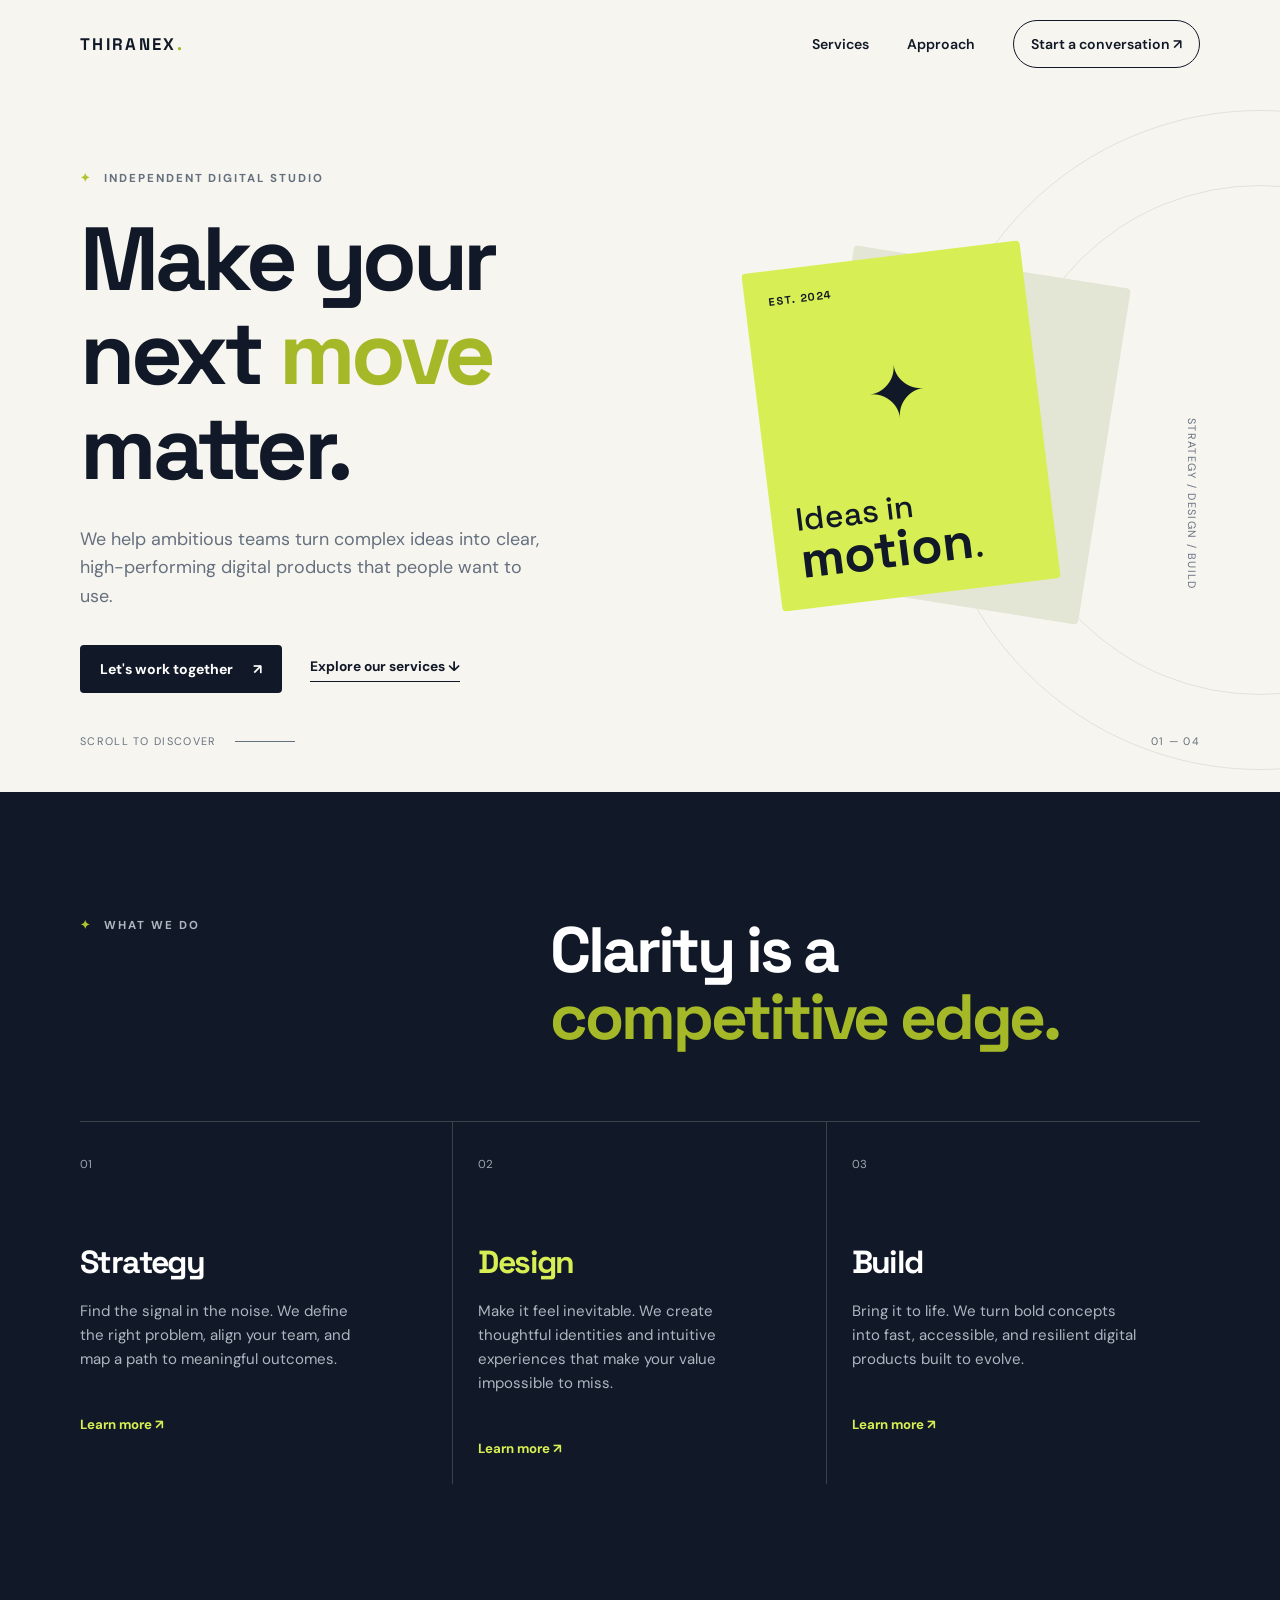
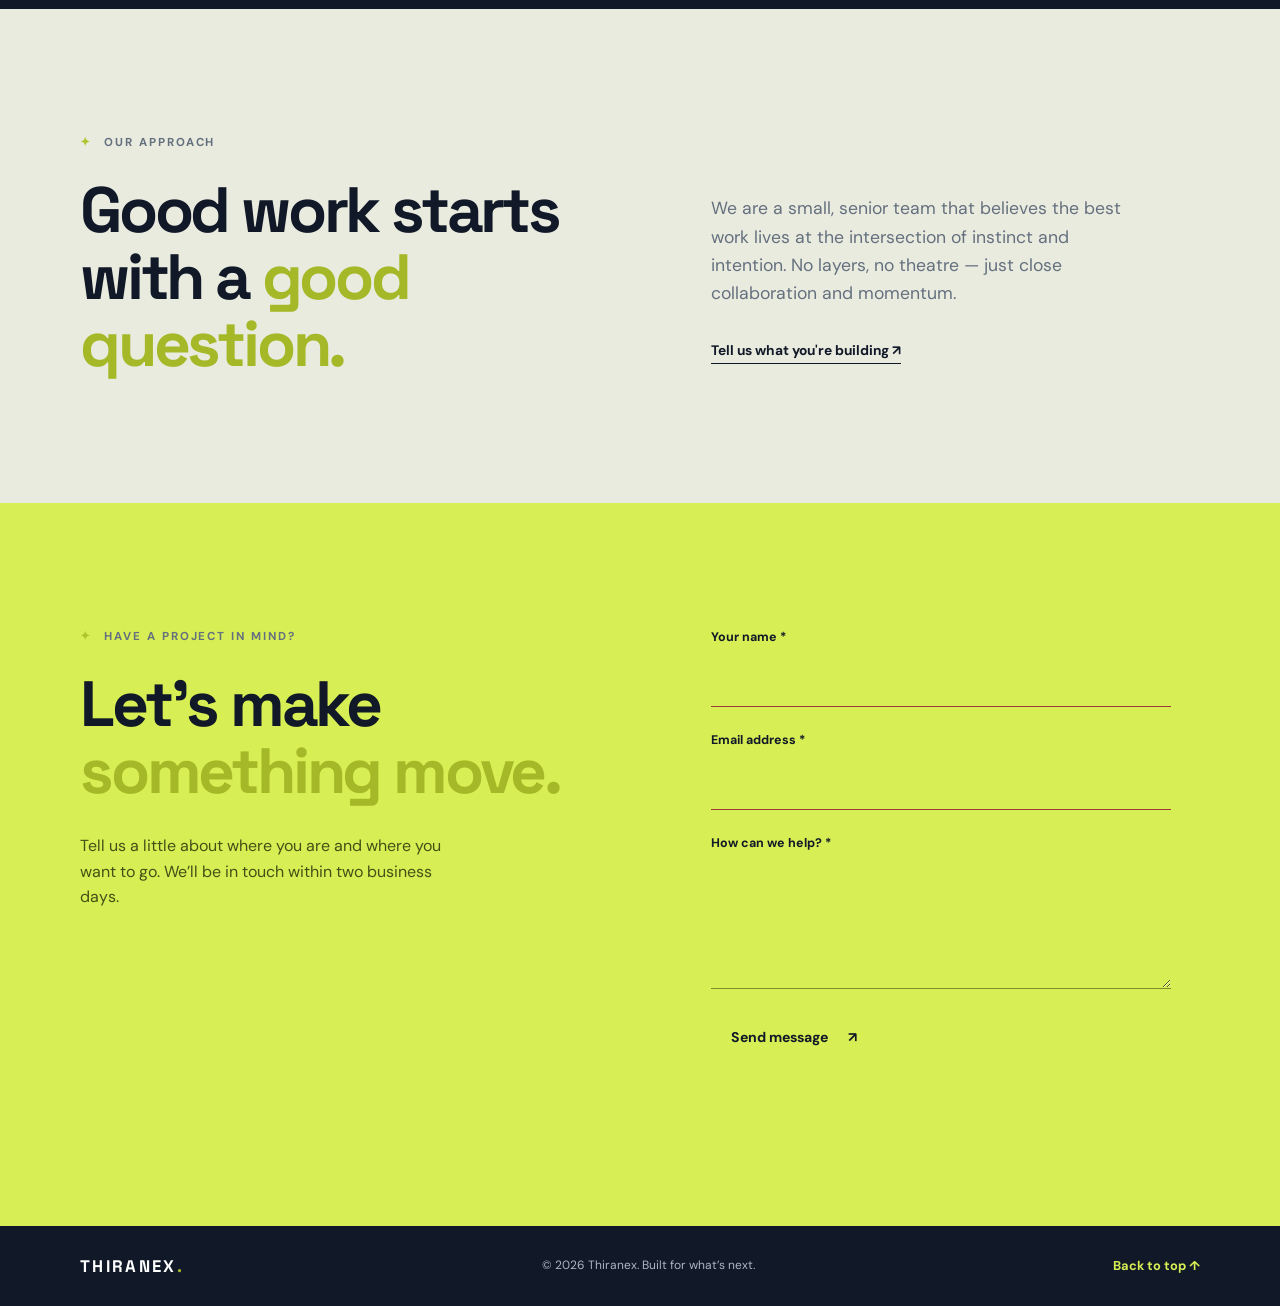
<file: index.html>
<!doctype html>
<html lang="en">
  <head>
    <meta charset="UTF-8" />
    <meta name="viewport" content="width=device-width, initial-scale=1.0" />
    <meta name="description" content="Thiranex helps ambitious teams turn complex ideas into clear, high-performing digital products." />
    <meta name="keywords" content="Thiranex, digital product studio, web design, product strategy, development" />
    <meta name="author" content="Thiranex" />
    <meta name="theme-color" content="#111827" />
    <meta property="og:title" content="Thiranex — Move ideas forward" />
    <meta property="og:description" content="A digital product studio for ambitious teams." />
    <meta property="og:type" content="website" />
    <meta property="og:url" content="https://thiranex.com/" />
    <meta name="twitter:card" content="summary_large_image" />
    <title>Thiranex — Move ideas forward</title>
    <link rel="preconnect" href="https://fonts.googleapis.com" />
    <link rel="preconnect" href="https://fonts.gstatic.com" crossorigin />
    <link href="https://fonts.googleapis.com/css2?family=DM+Sans:wght@400;500;600;700&family=Space+Grotesk:wght@500;600;700&display=swap" rel="stylesheet" />
    <link rel="stylesheet" href="styles.css" />
  </head>
  <body>
    <a class="skip-link" href="#main-content">Skip to main content</a>

    <header class="site-header">
      <div class="container header-inner">
        <a class="brand" href="#" aria-label="Thiranex home">THIRANEX<span aria-hidden="true">.</span></a>
        <button class="menu-toggle" type="button" aria-expanded="false" aria-controls="primary-navigation">
          <span class="sr-only">Toggle navigation</span>
          <span aria-hidden="true"></span><span aria-hidden="true"></span>
        </button>
        <nav id="primary-navigation" class="primary-nav" aria-label="Primary navigation">
          <a href="#services">Services</a>
          <a href="#approach">Approach</a>
          <a href="#contact" class="nav-cta">Start a conversation <span aria-hidden="true">↗</span></a>
        </nav>
      </div>
    </header>

    <main id="main-content">
      <section class="hero" aria-labelledby="hero-title">
        <div class="hero-orbit hero-orbit-one" aria-hidden="true"></div>
        <div class="hero-orbit hero-orbit-two" aria-hidden="true"></div>
        <div class="container hero-grid">
          <div class="hero-copy">
            <p class="eyebrow"><span aria-hidden="true">✦</span> Independent digital studio</p>
            <h1 id="hero-title">Make your next <em>move</em> matter.</h1>
            <p class="hero-lede">We help ambitious teams turn complex ideas into clear, high-performing digital products that people want to use.</p>
            <div class="hero-actions">
              <a class="button button-primary" href="#contact">Let's work together <span aria-hidden="true">↗</span></a>
              <a class="text-link" href="#services">Explore our services <span aria-hidden="true">↓</span></a>
            </div>
          </div>
          <div class="hero-visual" aria-label="Abstract geometric illustration">
            <div class="visual-card visual-card-back" aria-hidden="true"></div>
            <div class="visual-card visual-card-main">
              <span class="visual-label">EST. 2024</span>
              <div class="visual-spark" aria-hidden="true">✦</div>
              <p>Ideas in<br /><strong>motion</strong><span aria-hidden="true">.</span></p>
            </div>
            <span class="visual-caption">Strategy / Design / Build</span>
          </div>
        </div>
        <div class="container hero-foot">
          <span>Scroll to discover</span>
          <span class="scroll-line" aria-hidden="true"></span>
          <span>01 — 04</span>
        </div>
      </section>

      <section id="services" class="section services-section" aria-labelledby="services-title">
        <div class="container">
          <div class="section-heading">
            <p class="eyebrow"><span aria-hidden="true">✦</span> What we do</p>
            <h2 id="services-title">Clarity is a<br /><em>competitive edge.</em></h2>
          </div>
          <div class="services-grid">
            <article class="service-card">
              <span class="service-number">01</span>
              <h3>Strategy</h3>
              <p>Find the signal in the noise. We define the right problem, align your team, and map a path to meaningful outcomes.</p>
              <a href="#contact" aria-label="Learn more about strategy services">Learn more <span aria-hidden="true">↗</span></a>
            </article>
            <article class="service-card featured-service">
              <span class="service-number">02</span>
              <h3>Design</h3>
              <p>Make it feel inevitable. We create thoughtful identities and intuitive experiences that make your value impossible to miss.</p>
              <a href="#contact" aria-label="Learn more about design services">Learn more <span aria-hidden="true">↗</span></a>
            </article>
            <article class="service-card">
              <span class="service-number">03</span>
              <h3>Build</h3>
              <p>Bring it to life. We turn bold concepts into fast, accessible, and resilient digital products built to evolve.</p>
              <a href="#contact" aria-label="Learn more about build services">Learn more <span aria-hidden="true">↗</span></a>
            </article>
          </div>
        </div>
      </section>

      <section id="approach" class="section approach-section" aria-labelledby="approach-title">
        <div class="container approach-grid">
          <div>
            <p class="eyebrow"><span aria-hidden="true">✦</span> Our approach</p>
            <h2 id="approach-title">Good work starts with a <em>good question.</em></h2>
          </div>
          <div class="approach-copy">
            <p>We are a small, senior team that believes the best work lives at the intersection of instinct and intention. No layers, no theatre — just close collaboration and momentum.</p>
            <a class="text-link" href="#contact">Tell us what you're building <span aria-hidden="true">↗</span></a>
          </div>
        </div>
      </section>

      <section id="contact" class="section contact-section" aria-labelledby="contact-title">
        <div class="container contact-grid">
          <div>
            <p class="eyebrow"><span aria-hidden="true">✦</span> Have a project in mind?</p>
            <h2 id="contact-title">Let's make<br /><em>something move.</em></h2>
            <p class="contact-note">Tell us a little about where you are and where you want to go. We’ll be in touch within two business days.</p>
          </div>
          <form id="contact-form" class="contact-form" novalidate>
            <div class="form-field">
              <label for="name">Your name <span aria-hidden="true">*</span></label>
              <input id="name" name="name" type="text" autocomplete="name" required />
            </div>
            <div class="form-field">
              <label for="email">Email address <span aria-hidden="true">*</span></label>
              <input id="email" name="email" type="email" autocomplete="email" required />
            </div>
            <div class="form-field">
              <label for="message">How can we help? <span aria-hidden="true">*</span></label>
              <textarea id="message" name="message" rows="4" required></textarea>
            </div>
            <button class="button button-light" type="submit">Send message <span aria-hidden="true">↗</span></button>
            <p id="form-status" class="form-status" role="status" aria-live="polite"></p>
          </form>
        </div>
      </section>
    </main>

    <footer class="site-footer">
      <div class="container footer-inner">
        <a class="brand" href="#" aria-label="Thiranex home">THIRANEX<span aria-hidden="true">.</span></a>
        <p>© <span id="current-year"></span> Thiranex. Built for what’s next.</p>
        <a class="back-to-top" href="#" aria-label="Back to top">Back to top <span aria-hidden="true">↑</span></a>
      </div>
    </footer>
    <script src="script.js"></script>
  </body>
</html>
</file>
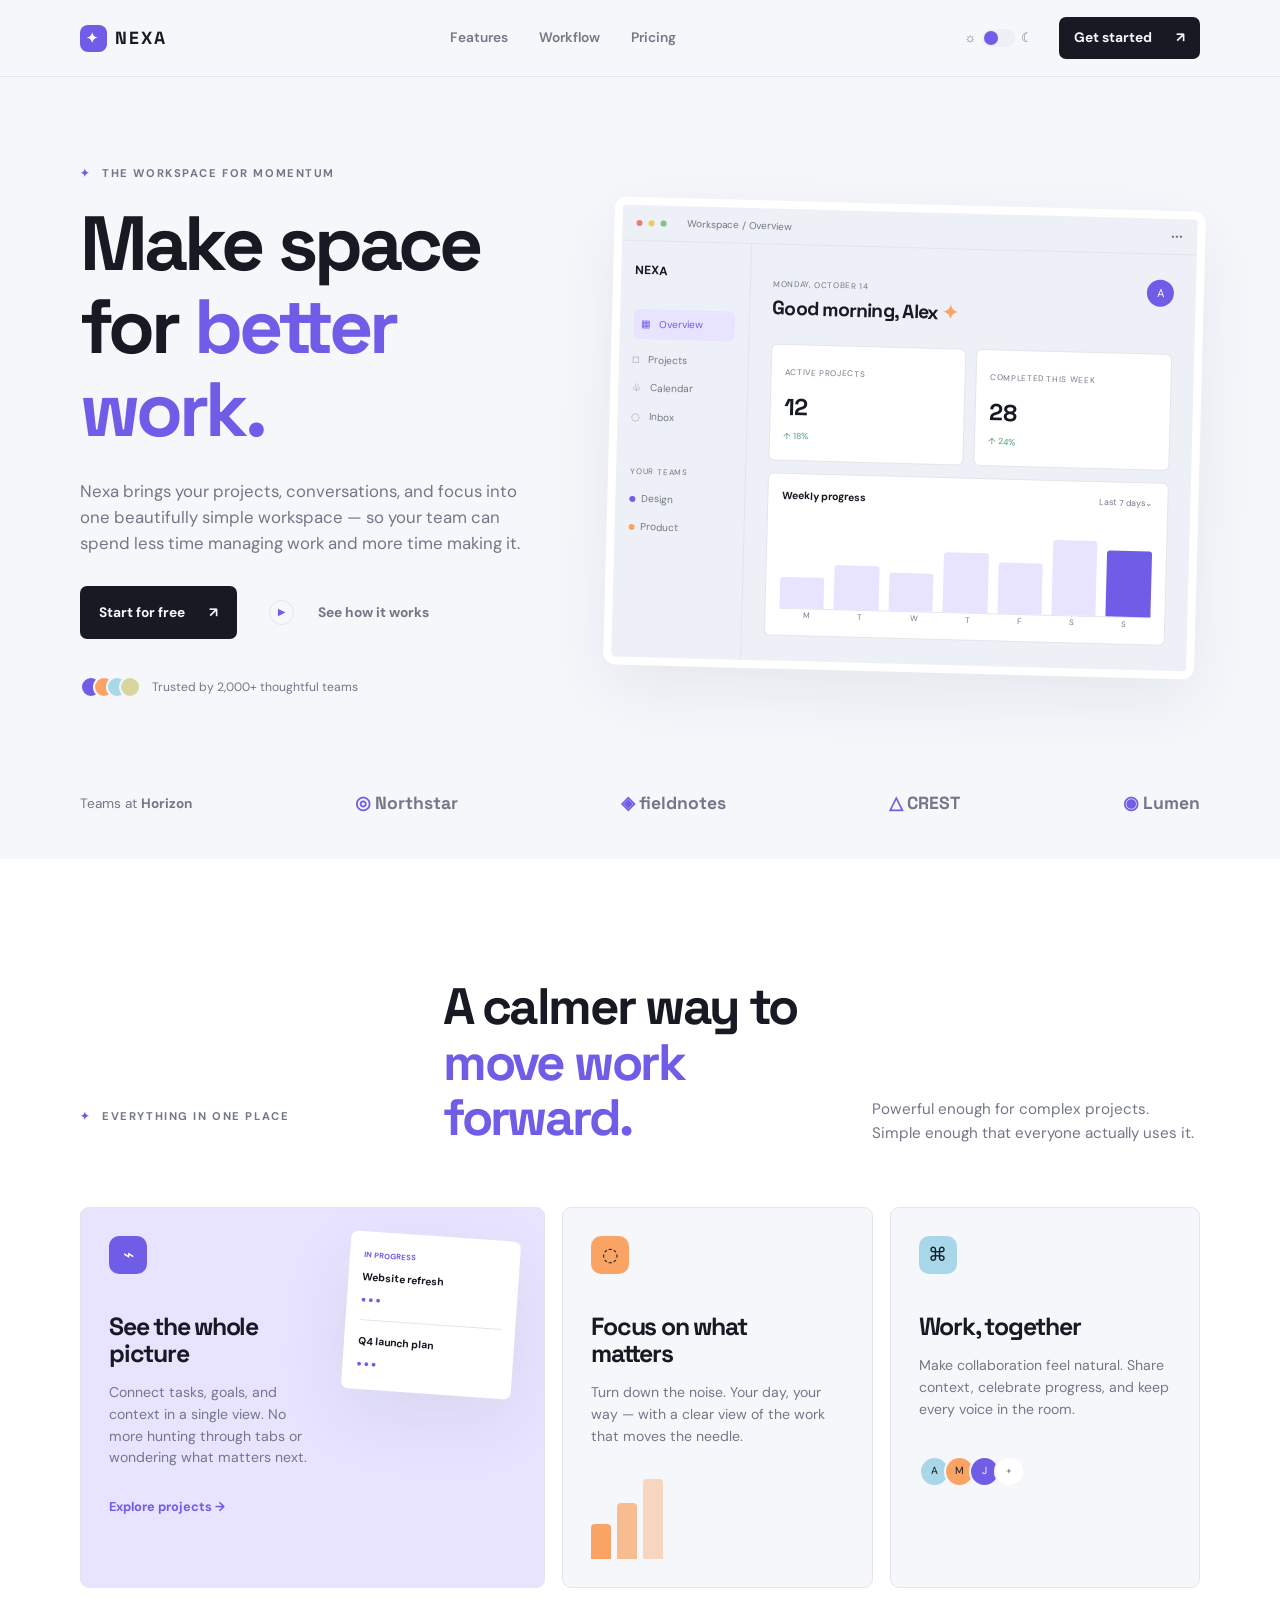
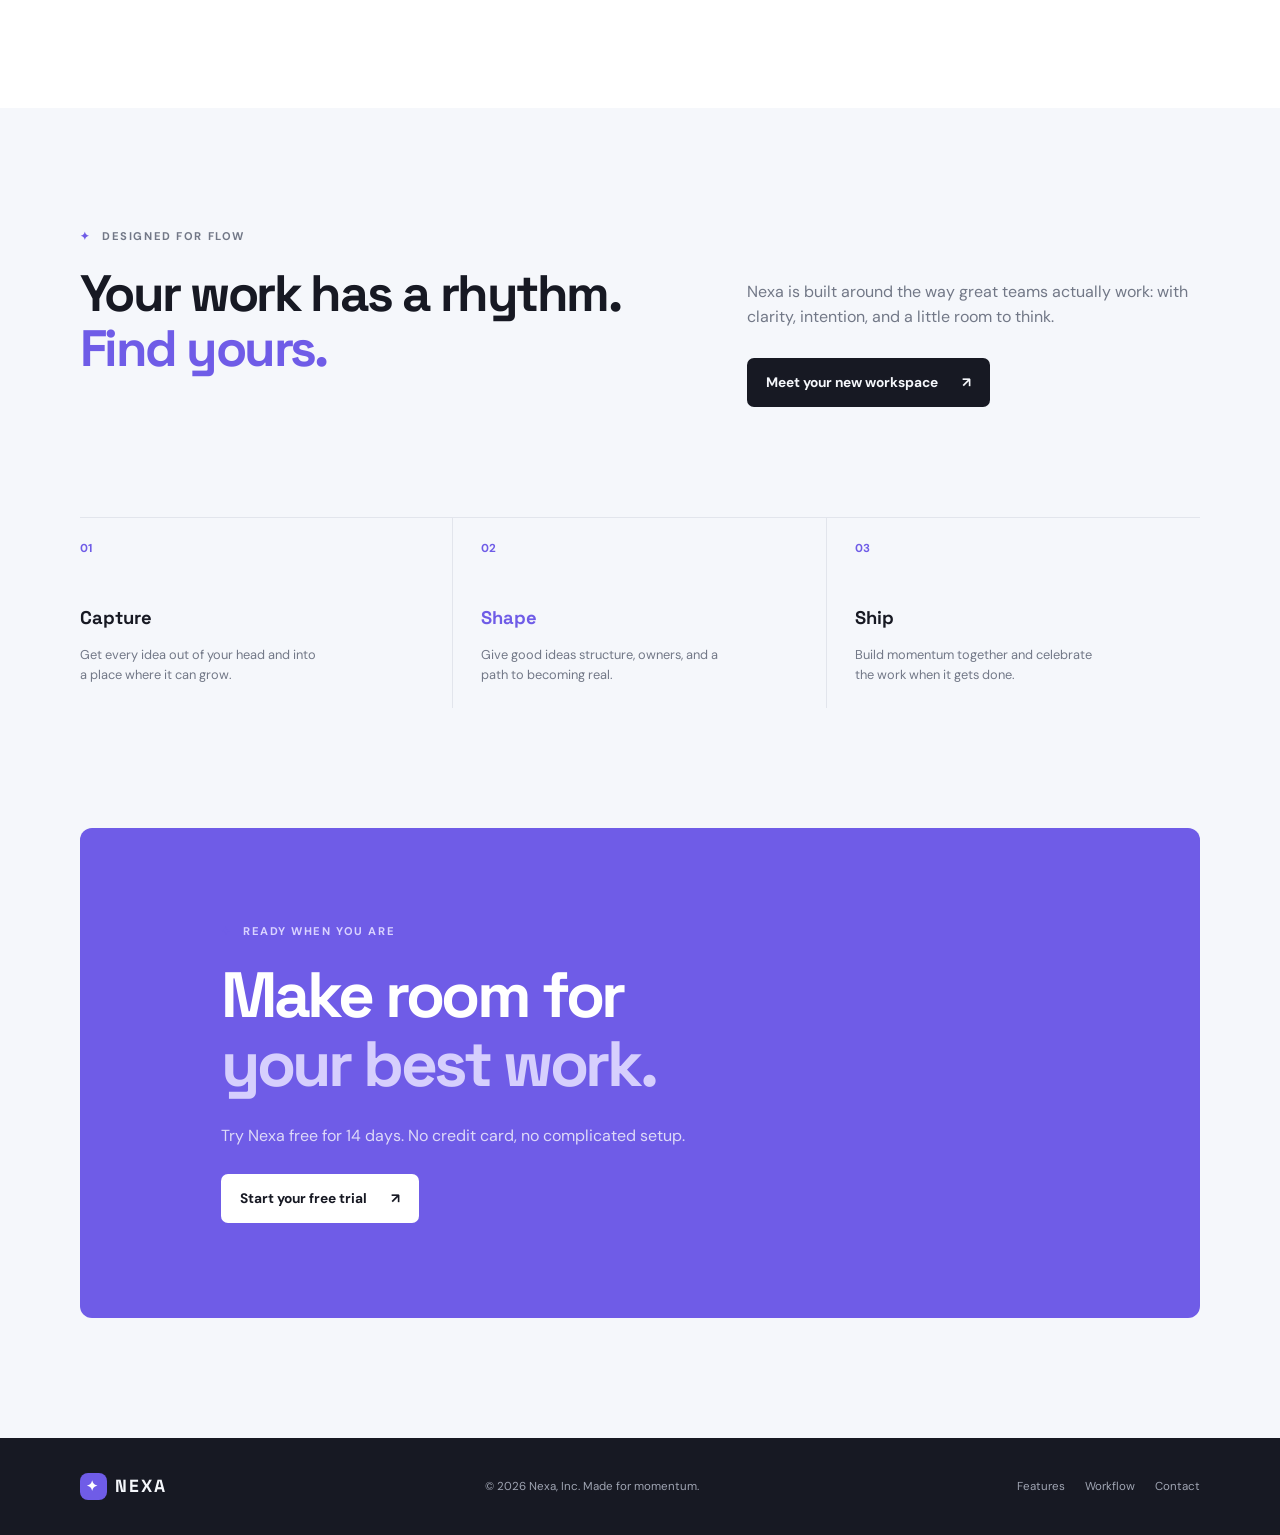
<file: 2ndpro/index.html>
<!doctype html>
<html lang="en" data-theme="light">
  <head>
    <meta charset="UTF-8" />
    <meta name="viewport" content="width=device-width, initial-scale=1.0" />
    <meta name="description" content="Nexa is a calm, focused workspace for teams that want to do their best work." />
    <meta name="theme-color" content="#f5f7fb" />
    <title>Nexa — Make space for better work</title>
    <link rel="preconnect" href="https://fonts.googleapis.com" />
    <link rel="preconnect" href="https://fonts.gstatic.com" crossorigin />
    <link href="https://fonts.googleapis.com/css2?family=DM+Sans:wght@400;500;600;700&family=Space+Grotesk:wght@500;600;700&display=swap" rel="stylesheet" />
    <link rel="stylesheet" href="styles.css" />
  </head>
  <body>
    <a class="skip-link" href="#main-content">Skip to content</a>
    <header class="site-header">
      <div class="container header-inner">
        <a class="logo" href="#" aria-label="Nexa home"><span class="logo-mark" aria-hidden="true">✦</span>NEXA</a>
        <nav class="main-nav" aria-label="Main navigation">
          <a href="#features">Features</a>
          <a href="#workflow">Workflow</a>
          <a href="#pricing">Pricing</a>
        </nav>
        <div class="header-actions">
          <button class="theme-toggle" type="button" aria-label="Switch to dark mode" aria-pressed="false">
            <span aria-hidden="true">☼</span><span class="toggle-track"><span class="toggle-thumb"></span></span><span aria-hidden="true">☾</span>
          </button>
          <a class="button button-small button-dark" href="#pricing">Get started <span aria-hidden="true">↗</span></a>
        </div>
      </div>
    </header>

    <main id="main-content">
      <section class="hero" aria-labelledby="hero-title">
        <div class="container hero-layout">
          <div class="hero-content">
            <p class="eyebrow"><span aria-hidden="true">✦</span> The workspace for momentum</p>
            <h1>Make space for <span>better work.</span></h1>
            <p class="hero-description">Nexa brings your projects, conversations, and focus into one beautifully simple workspace — so your team can spend less time managing work and more time making it.</p>
            <div class="hero-actions">
              <a class="button button-dark" href="#pricing">Start for free <span aria-hidden="true">↗</span></a>
              <a class="button button-quiet" href="#workflow"><span class="play-icon" aria-hidden="true">▶</span> See how it works</a>
            </div>
            <p class="social-proof"><span class="avatar-stack" aria-hidden="true"><i></i><i></i><i></i><i></i></span> Trusted by 2,000+ thoughtful teams</p>
          </div>
          <div class="hero-dashboard" aria-label="Nexa project dashboard preview">
            <div class="dashboard-top"><span class="window-dot"></span><span class="window-dot"></span><span class="window-dot"></span><span class="dashboard-title">Workspace / Overview</span><span class="dashboard-menu">•••</span></div>
            <div class="dashboard-body">
              <aside class="dashboard-sidebar" aria-label="Dashboard preview navigation">
                <strong>NEXA</strong>
                <span class="side-active">▦ &nbsp; Overview</span><span>□ &nbsp; Projects</span><span>♧ &nbsp; Calendar</span><span>◌ &nbsp; Inbox</span>
                <small>YOUR TEAMS</small><span><b class="team-dot purple"></b> Design</span><span><b class="team-dot orange"></b> Product</span>
              </aside>
              <div class="dashboard-main">
                <div class="dashboard-heading"><div><small>MONDAY, OCTOBER 14</small><h2>Good morning, Alex <span aria-hidden="true">✦</span></h2></div><div class="mini-avatar">A</div></div>
                <div class="metric-grid"><div class="metric-card"><small>ACTIVE PROJECTS</small><strong>12</strong><span class="positive">↑ 18%</span></div><div class="metric-card"><small>COMPLETED THIS WEEK</small><strong>28</strong><span class="positive">↑ 24%</span></div></div>
                <div class="chart-card"><div class="card-heading"><strong>Weekly progress</strong><span>Last 7 days⌄</span></div><div class="chart" aria-label="Bar chart showing increasing weekly progress"><i style="height:34%"></i><i style="height:49%"></i><i style="height:42%"></i><i style="height:67%"></i><i style="height:57%"></i><i style="height:84%"></i><i class="current" style="height:74%"></i></div><div class="chart-labels"><span>M</span><span>T</span><span>W</span><span>T</span><span>F</span><span>S</span><span>S</span></div></div>
              </div>
            </div>
          </div>
        </div>
        <div class="container logo-row"><span>Teams at <strong>Horizon</strong></span><span><b>◎</b> Northstar</span><span><b>◈</b> fieldnotes</span><span><b>△</b> CREST</span><span><b>◉</b> Lumen</span></div>
      </section>

      <section id="features" class="section feature-section" aria-labelledby="features-title">
        <div class="container"><div class="section-intro"><p class="eyebrow"><span aria-hidden="true">✦</span> Everything in one place</p><h2 id="features-title">A calmer way to<br /><span>move work forward.</span></h2><p>Powerful enough for complex projects. Simple enough that everyone actually uses it.</p></div>
          <div class="feature-grid">
            <article class="feature-card feature-wide"><div class="feature-copy"><span class="feature-icon purple-bg" aria-hidden="true">⌁</span><h3>See the whole picture</h3><p>Connect tasks, goals, and context in a single view. No more hunting through tabs or wondering what matters next.</p><a href="#workflow">Explore projects <span aria-hidden="true">→</span></a></div><div class="mini-kanban" aria-hidden="true"><span>IN PROGRESS</span><b>Website refresh</b><i>● ● ●</i><hr /><b>Q4 launch plan</b><i>● ● ●</i></div></article>
            <article class="feature-card"><span class="feature-icon orange-bg" aria-hidden="true">◌</span><h3>Focus on what matters</h3><p>Turn down the noise. Your day, your way — with a clear view of the work that moves the needle.</p><div class="focus-bars" aria-hidden="true"><i></i><i></i><i></i></div></article>
            <article class="feature-card"><span class="feature-icon blue-bg" aria-hidden="true">⌘</span><h3>Work, together</h3><p>Make collaboration feel natural. Share context, celebrate progress, and keep every voice in the room.</p><div class="people-row" aria-hidden="true"><i>A</i><i>M</i><i>J</i><i>+</i></div></article>
          </div>
        </div>
      </section>

      <section id="workflow" class="section workflow-section" aria-labelledby="workflow-title">
        <div class="container workflow-layout"><div><p class="eyebrow"><span aria-hidden="true">✦</span> Designed for flow</p><h2 id="workflow-title">Your work has a rhythm.<br /><span>Find yours.</span></h2></div><div class="workflow-copy"><p>Nexa is built around the way great teams actually work: with clarity, intention, and a little room to think.</p><a class="button button-dark" href="#pricing">Meet your new workspace <span aria-hidden="true">↗</span></a></div></div>
        <div class="container workflow-steps"><div class="step"><b>01</b><span>Capture</span><p>Get every idea out of your head and into a place where it can grow.</p></div><div class="step active-step"><b>02</b><span>Shape</span><p>Give good ideas structure, owners, and a path to becoming real.</p></div><div class="step"><b>03</b><span>Ship</span><p>Build momentum together and celebrate the work when it gets done.</p></div></div>
      </section>

      <section id="pricing" class="section cta-section" aria-labelledby="cta-title"><div class="container cta-panel"><p class="eyebrow"><span aria-hidden="true">✦</span> Ready when you are</p><h2 id="cta-title">Make room for<br /><span>your best work.</span></h2><p>Try Nexa free for 14 days. No credit card, no complicated setup.</p><a class="button button-light" href="mailto:hello@nexa.example">Start your free trial <span aria-hidden="true">↗</span></a></div></section>
    </main>
    <footer class="site-footer"><div class="container footer-inner"><a class="logo" href="#" aria-label="Nexa home"><span class="logo-mark" aria-hidden="true">✦</span>NEXA</a><p>© <span id="year"></span> Nexa, Inc. Made for momentum.</p><div><a href="#features">Features</a><a href="#workflow">Workflow</a><a href="mailto:hello@nexa.example">Contact</a></div></div></footer>
    <script src="script.js"></script>
  </body>
</html>
</file>
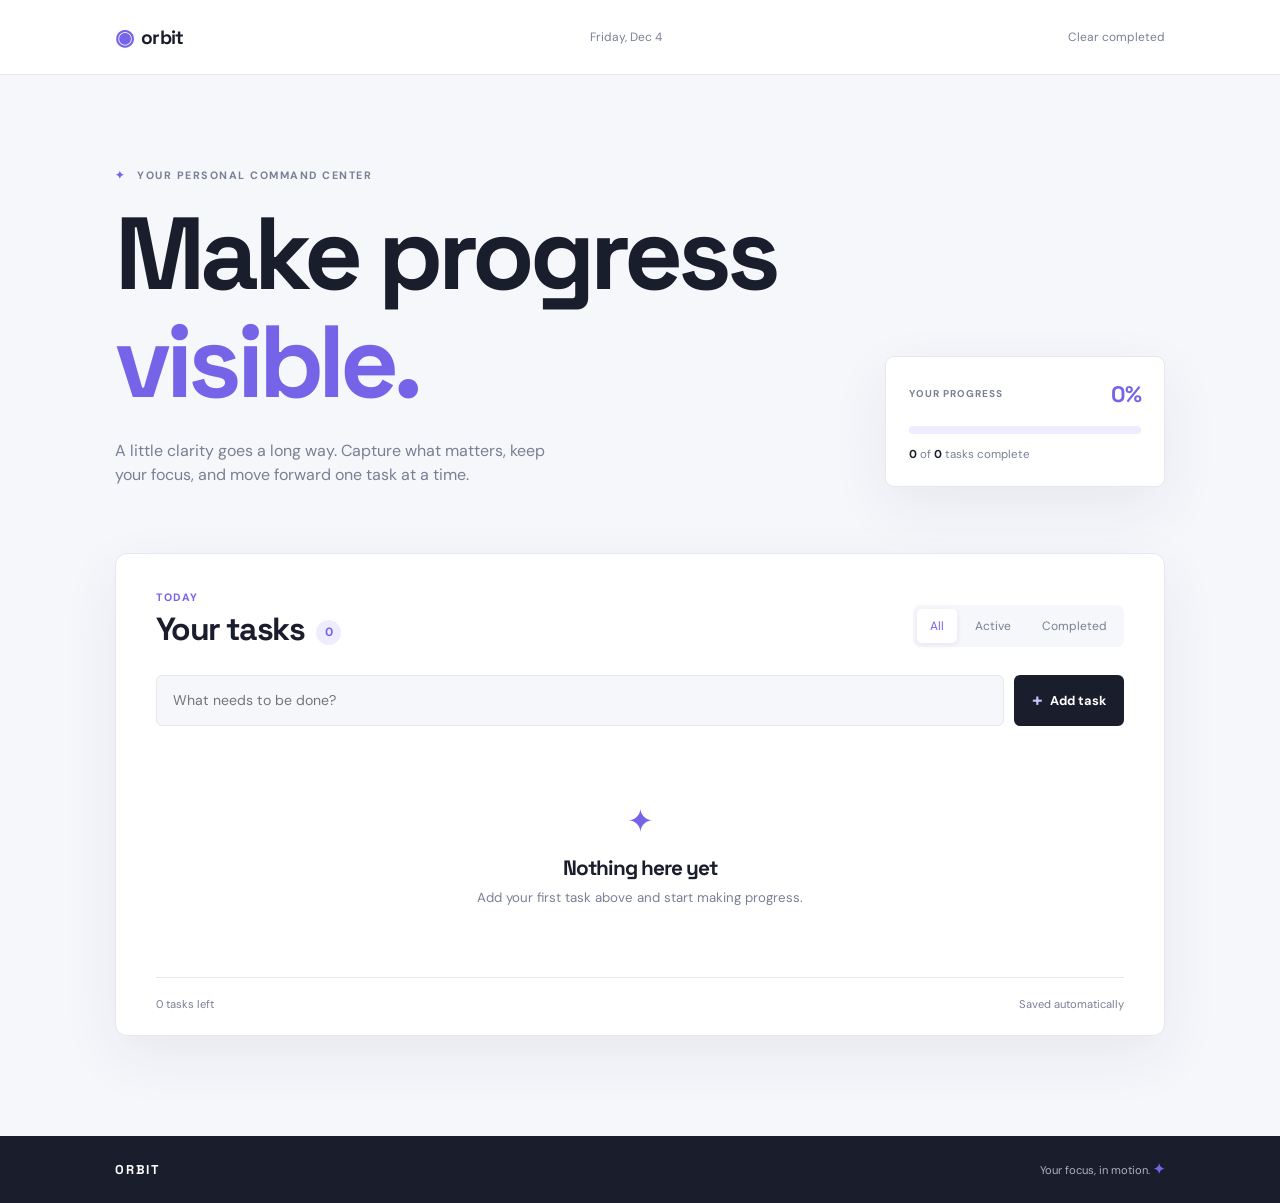
<file: 3rdpro/index.html>
<!doctype html>
<html lang="en">
  <head>
    <meta charset="UTF-8" />
    <meta name="viewport" content="width=device-width, initial-scale=1.0" />
    <meta name="description" content="Orbit is a focused task manager with persistent local task storage and smart filters." />
    <meta name="theme-color" content="#f6f7fb" />
    <title>Orbit — Task manager</title>
    <link rel="preconnect" href="https://fonts.googleapis.com" />
    <link rel="preconnect" href="https://fonts.gstatic.com" crossorigin />
    <link href="https://fonts.googleapis.com/css2?family=DM+Sans:wght@400;500;600;700&family=Space+Grotesk:wght@500;600;700&display=swap" rel="stylesheet" />
    <link rel="stylesheet" href="styles.css" />
  </head>
  <body>
    <a class="skip-link" href="#main-content">Skip to main content</a>
    <header class="site-header">
      <div class="container header-inner">
        <a class="brand" href="#" aria-label="Orbit home"><span aria-hidden="true">◉</span> orbit</a>
        <p class="header-date" id="today-label"></p>
        <button class="clear-completed" type="button" data-action="clear-completed">Clear completed</button>
      </div>
    </header>

    <main id="main-content" class="container">
      <section class="intro" aria-labelledby="page-title">
        <div>
          <p class="eyebrow"><span aria-hidden="true">✦</span> Your personal command center</p>
          <h1 id="page-title">Make progress<br /><em>visible.</em></h1>
          <p class="intro-copy">A little clarity goes a long way. Capture what matters, keep your focus, and move forward one task at a time.</p>
        </div>
        <div class="progress-card" aria-label="Task completion progress">
          <div class="progress-heading"><span>YOUR PROGRESS</span><strong id="progress-percent">0%</strong></div>
          <div class="progress-track"><span id="progress-bar"></span></div>
          <p><strong id="progress-completed">0</strong> of <strong id="progress-total">0</strong> tasks complete</p>
        </div>
      </section>

      <section class="task-panel" aria-labelledby="tasks-title">
        <div class="task-toolbar">
          <div>
            <p class="eyebrow">Today</p>
            <h2 id="tasks-title">Your tasks <span id="task-count" aria-live="polite">0</span></h2>
          </div>
          <div class="filter-group" role="group" aria-label="Filter tasks">
            <button type="button" class="filter-button is-active" data-filter="all" aria-pressed="true">All</button>
            <button type="button" class="filter-button" data-filter="active" aria-pressed="false">Active</button>
            <button type="button" class="filter-button" data-filter="completed" aria-pressed="false">Completed</button>
          </div>
        </div>

        <form id="task-form" class="task-form">
          <label class="sr-only" for="task-input">New task</label>
          <input id="task-input" name="task" type="text" placeholder="What needs to be done?" maxlength="140" autocomplete="off" required />
          <button type="submit" class="add-button"><span aria-hidden="true">+</span> Add task</button>
        </form>

        <div id="task-list" class="task-list" role="list" aria-live="polite" aria-label="Task list"></div>
        <div id="empty-state" class="empty-state" hidden>
          <span class="empty-icon" aria-hidden="true">✦</span>
          <h3 id="empty-title">Nothing here yet</h3>
          <p id="empty-copy">Add your first task above and start making progress.</p>
        </div>
        <div class="task-footer"><span id="remaining-count">0 tasks left</span><span>Saved automatically</span></div>
      </section>
    </main>
    <footer class="site-footer"><div class="container"><span>ORBIT</span><p>Your focus, in motion. <span aria-hidden="true">✦</span></p></div></footer>
    <script src="script.js"></script>
  </body>
</html>
</file>
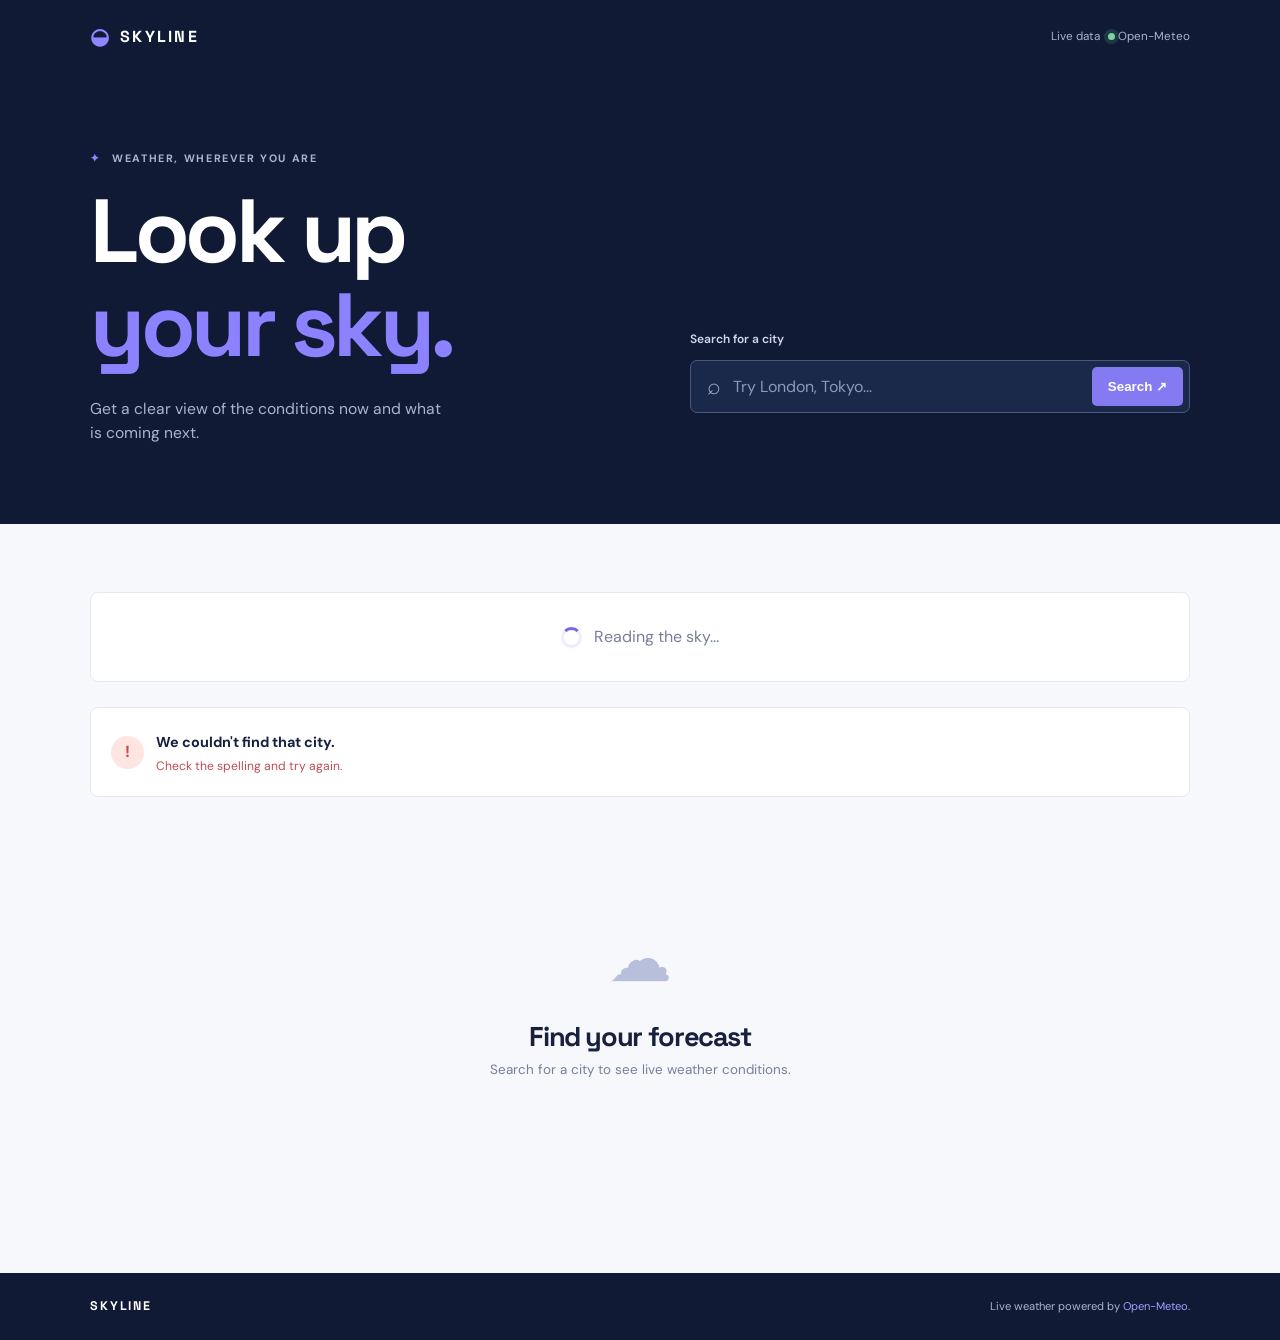
<file: 4thpro/index.html>
<!doctype html>
<html lang="en">
  <head>
    <meta charset="UTF-8" />
    <meta name="viewport" content="width=device-width, initial-scale=1.0" />
    <meta name="description" content="Skyline is a live weather dashboard with current conditions and a five-day forecast for any city." />
    <meta name="theme-color" content="#101a35" />
    <title>Skyline — Live weather dashboard</title>
    <link rel="preconnect" href="https://fonts.googleapis.com" />
    <link rel="preconnect" href="https://fonts.gstatic.com" crossorigin />
    <link href="https://fonts.googleapis.com/css2?family=DM+Sans:wght@400;500;600;700&family=Space+Grotesk:wght@500;600;700&display=swap" rel="stylesheet" />
    <link rel="stylesheet" href="styles.css" />
  </head>
  <body>
    <a class="skip-link" href="#main-content">Skip to content</a>
    <header class="site-header">
      <div class="container header-inner">
        <a class="brand" href="#" aria-label="Skyline home"><span aria-hidden="true">◒</span> SKYLINE</a>
        <p class="data-source">Live data <span class="live-dot" aria-hidden="true"></span> Open-Meteo</p>
      </div>
    </header>

    <main id="main-content">
      <section class="search-section" aria-labelledby="page-title">
        <div class="container search-layout">
          <div>
            <p class="eyebrow"><span aria-hidden="true">✦</span> Weather, wherever you are</p>
            <h1 id="page-title">Look up<br /><em>your sky.</em></h1>
            <p class="intro">Get a clear view of the conditions now and what is coming next.</p>
          </div>
          <form id="search-form" class="search-form" role="search">
            <label for="city-input">Search for a city</label>
            <div class="search-control">
              <span aria-hidden="true">⌕</span>
              <input id="city-input" name="city" type="search" placeholder="Try London, Tokyo..." autocomplete="address-level2" required />
              <button type="submit">Search <span aria-hidden="true">↗</span></button>
            </div>
            <p id="search-status" class="status-message" role="status" aria-live="polite"></p>
          </form>
        </div>
      </section>

      <section class="dashboard-section" aria-labelledby="weather-heading">
        <div class="container">
          <div id="loading-state" class="state-card" hidden role="status" aria-live="polite">
            <span class="spinner" aria-hidden="true"></span><span>Reading the sky...</span>
          </div>
          <div id="error-state" class="state-card error-state" hidden role="alert">
            <span aria-hidden="true">!</span><div><strong>We couldn't find that city.</strong><p id="error-message">Check the spelling and try again.</p></div>
          </div>
          <div id="weather-dashboard" hidden>
            <div class="location-heading">
              <div><p class="eyebrow"><span aria-hidden="true">✦</span> Current conditions</p><h2 id="weather-heading"><span id="city-name">—</span>, <small id="country-name">—</small></h2></div>
              <p class="updated-label">Updated <time id="updated-time">—</time></p>
            </div>
            <div class="weather-grid">
              <article class="current-card">
                <div class="current-top"><div><p id="current-date">—</p><h3 id="weather-description">—</h3></div><div id="weather-icon" class="weather-icon" aria-hidden="true">☀</div></div>
                <div class="temperature"><strong id="temperature">—</strong><span>°C</span></div>
                <p class="feels-like">Feels like <strong id="feels-like">—</strong>°</p>
                <div class="sun-row"><span><b aria-hidden="true">↗</b> Sunrise <strong id="sunrise">—</strong></span><span><b aria-hidden="true">↘</b> Sunset <strong id="sunset">—</strong></span></div>
              </article>
              <div class="metrics-grid">
                <article class="metric-card"><span class="metric-icon blue" aria-hidden="true">◌</span><p>Humidity</p><strong><span id="humidity">—</span><small>%</small></strong><span class="metric-note">Relative humidity</span></article>
                <article class="metric-card"><span class="metric-icon purple" aria-hidden="true">≋</span><p>Wind speed</p><strong><span id="wind-speed">—</span><small> km/h</small></strong><span class="metric-note" id="wind-direction">—</span></article>
                <article class="metric-card"><span class="metric-icon orange" aria-hidden="true">◉</span><p>Precipitation</p><strong><span id="precipitation">—</span><small> mm</small></strong><span class="metric-note">Last hour</span></article>
                <article class="metric-card"><span class="metric-icon yellow" aria-hidden="true">⌁</span><p>UV index</p><strong><span id="uv-index">—</span></strong><span class="metric-note" id="uv-note">—</span></article>
              </div>
            </div>
            <div class="forecast-heading"><h3>5-day outlook</h3><span>Daily high / low</span></div>
            <div id="forecast-list" class="forecast-list" role="list" aria-label="Five day weather forecast"></div>
          </div>
          <div id="welcome-state" class="welcome-state"><span aria-hidden="true">☁</span><h2>Find your forecast</h2><p>Search for a city to see live weather conditions.</p></div>
        </div>
      </section>
    </main>
    <footer class="site-footer"><div class="container"><span>SKYLINE</span><p>Live weather powered by <a href="https://open-meteo.com/" target="_blank" rel="noreferrer">Open-Meteo</a>.</p></div></footer>
    <script src="script.js"></script>
  </body>
</html>
</file>
<file: styles.css>
:root {
  --ink: #111827;
  --muted: #65707f;
  --cream: #f7f5ef;
  --lime: #d7ef54;
  --line: #d9d9d3;
  --white: #fff;
}

* { box-sizing: border-box; }
html { scroll-behavior: smooth; }
body { margin: 0; color: var(--ink); background: var(--cream); font-family: "DM Sans", sans-serif; line-height: 1.6; }
a { color: inherit; text-decoration: none; }
.container { width: min(1120px, calc(100% - 48px)); margin: 0 auto; }
.sr-only { position: absolute; width: 1px; height: 1px; padding: 0; margin: -1px; overflow: hidden; clip: rect(0, 0, 0, 0); white-space: nowrap; border: 0; }
.skip-link { position: absolute; top: -50px; left: 16px; padding: 10px 16px; background: var(--lime); z-index: 20; }
.skip-link:focus { top: 16px; }
.site-header { position: absolute; top: 0; right: 0; left: 0; z-index: 10; }
.header-inner { display: flex; justify-content: space-between; align-items: center; min-height: 88px; }
.brand { font: 700 1.05rem "Space Grotesk", sans-serif; letter-spacing: .14em; }
.brand span, em { color: #a5b928; font-style: normal; }
.primary-nav { display: flex; align-items: center; gap: 38px; font-size: .88rem; font-weight: 600; }
.nav-cta { padding: 12px 17px; border: 1px solid var(--ink); border-radius: 999px; }
.menu-toggle { display: none; }
.hero { position: relative; min-height: 700px; padding: 170px 0 42px; overflow: hidden; background: var(--cream); }
.hero-grid { display: grid; grid-template-columns: 1.05fr .95fr; align-items: center; gap: 70px; }
.eyebrow { margin: 0 0 24px; color: var(--muted); font-size: .72rem; font-weight: 700; letter-spacing: .17em; text-transform: uppercase; }
.eyebrow span { color: #afc42e; margin-right: 7px; }
h1, h2, h3 { margin: 0; font-family: "Space Grotesk", sans-serif; line-height: 1.05; letter-spacing: -.05em; }
h1 { max-width: 650px; font-size: clamp(3.7rem, 7vw, 6.7rem); }
.hero-lede { max-width: 460px; margin: 30px 0 34px; color: var(--muted); font-size: 1.12rem; }
.hero-actions { display: flex; align-items: center; gap: 28px; }
.button { display: inline-flex; gap: 20px; align-items: center; justify-content: space-between; padding: 15px 20px; border: 0; border-radius: 4px; font: 700 .88rem "DM Sans", sans-serif; cursor: pointer; }
.button-primary { background: var(--ink); color: var(--white); }
.button-light { background: var(--lime); color: var(--ink); }
.text-link { border-bottom: 1px solid currentColor; padding-bottom: 4px; font-size: .86rem; font-weight: 700; }
.hero-visual { position: relative; min-height: 350px; }
.visual-card { position: absolute; width: 280px; height: 340px; border-radius: 4px; transform: rotate(9deg); }
.visual-card-back { top: 9px; left: 125px; background: #e4e6d5; }
.visual-card-main { top: 0; left: 60px; display: flex; flex-direction: column; justify-content: space-between; padding: 24px; background: var(--lime); transform: rotate(-7deg); }
.visual-label { font: 700 .68rem "Space Grotesk", sans-serif; letter-spacing: .14em; }
.visual-spark { font-size: 4.5rem; align-self: center; }
.visual-card-main p { margin: 0; font: 500 2rem "Space Grotesk", sans-serif; line-height: .96; }
.visual-card-main strong { font-size: 3.2rem; }
.visual-caption { position: absolute; right: 0; bottom: 17px; color: var(--muted); font-size: .68rem; letter-spacing: .12em; text-transform: uppercase; writing-mode: vertical-rl; }
.hero-orbit { position: absolute; border: 1px solid #e1e2d9; border-radius: 50%; pointer-events: none; }
.hero-orbit-one { width: 660px; height: 660px; top: 110px; right: -310px; }
.hero-orbit-two { width: 510px; height: 510px; top: 185px; right: -235px; }
.hero-foot { display: flex; align-items: center; gap: 18px; margin-top: 40px; color: var(--muted); font-size: .68rem; letter-spacing: .12em; text-transform: uppercase; }
.scroll-line { width: 60px; height: 1px; background: var(--muted); }
.hero-foot span:last-child { margin-left: auto; }
.section { padding: 125px 0; }
.services-section { background: var(--ink); color: var(--white); }
.section-heading { display: flex; justify-content: space-between; align-items: flex-start; margin-bottom: 70px; }
.section-heading .eyebrow { color: #aeb6c1; }
h2 { font-size: clamp(2.8rem, 5vw, 4.7rem); }
.section-heading h2 { width: 58%; }
.services-grid { display: grid; grid-template-columns: repeat(3, 1fr); border-top: 1px solid #3a424c; }
.service-card { min-height: 340px; padding: 28px 25px 24px 0; border-right: 1px solid #3a424c; }
.service-card + .service-card { padding-left: 25px; }
.service-card:last-child { border-right: 0; }
.service-number { color: #9da6b1; font-size: .72rem; }
.service-card h3 { margin: 70px 0 19px; font-size: 2rem; }
.service-card p { max-width: 285px; color: #aeb6c1; font-size: .94rem; }
.service-card a { display: inline-block; margin-top: 28px; color: var(--lime); font-size: .83rem; font-weight: 700; }
.featured-service h3 { color: var(--lime); }
.approach-section { background: #e9ebdf; }
.approach-grid, .contact-grid { display: grid; grid-template-columns: 1.05fr .95fr; gap: 90px; }
.approach-copy { padding-top: 60px; }
.approach-copy p { max-width: 410px; margin: 0 0 30px; color: var(--muted); font-size: 1.1rem; }
.contact-section { background: var(--lime); }
.contact-note { max-width: 370px; margin-top: 28px; color: #435016; }
.contact-form { max-width: 460px; }
.form-field { margin-bottom: 24px; }
.form-field label { display: block; margin-bottom: 8px; font-size: .78rem; font-weight: 700; }
.form-field input, .form-field textarea { display: block; width: 100%; padding: 12px 0; border: 0; border-bottom: 1px solid #7d8d27; border-radius: 0; outline: 0; background: transparent; color: var(--ink); font: inherit; resize: vertical; }
.form-field input:focus, .form-field textarea:focus { border-bottom: 2px solid var(--ink); }
.form-field input:invalid:not(:placeholder-shown) { border-bottom-color: #9c3939; }
.form-status { min-height: 24px; margin: 16px 0 0; font-size: .84rem; font-weight: 600; }
.site-footer { padding: 29px 0; background: var(--ink); color: var(--white); }
.footer-inner { display: flex; align-items: center; justify-content: space-between; }
.footer-inner p { margin: 0; color: #aeb6c1; font-size: .75rem; }
.back-to-top { color: var(--lime); font-size: .8rem; font-weight: 700; }
@media (max-width: 760px) {
  .container { width: min(100% - 36px, 560px); }
  .header-inner { min-height: 72px; }
  .menu-toggle { display: flex; flex-direction: column; gap: 5px; padding: 8px 0 8px 8px; border: 0; background: transparent; cursor: pointer; }
  .menu-toggle > span:not(.sr-only) { display: block; width: 24px; height: 2px; background: var(--ink); }
  .primary-nav { display: none; position: absolute; top: 70px; right: 18px; left: 18px; flex-direction: column; align-items: stretch; gap: 0; padding: 15px; background: var(--white); box-shadow: 0 12px 30px #1118271f; }
  .primary-nav.is-open { display: flex; }
  .primary-nav a { padding: 13px 10px; }
  .nav-cta { border: 0; }
  .hero { min-height: auto; padding: 135px 0 42px; }
  .hero-grid, .approach-grid, .contact-grid { grid-template-columns: 1fr; gap: 50px; }
  h1 { font-size: 3.9rem; }
  .hero-visual { min-height: 330px; }
  .hero-foot { margin-top: 20px; }
  .section { padding: 85px 0; }
  .section-heading { display: block; margin-bottom: 48px; }
  .section-heading h2 { width: auto; }
  .services-grid { grid-template-columns: 1fr; }
  .service-card, .service-card + .service-card { min-height: auto; padding: 24px 0; border-right: 0; border-bottom: 1px solid #3a424c; }
  .service-card h3 { margin-top: 35px; }
  .service-card:last-child { border-bottom: 0; }
  .approach-copy { padding-top: 0; }
  .footer-inner { flex-wrap: wrap; gap: 20px; }
  .footer-inner p { order: 3; width: 100%; }
}
@media (prefers-reduced-motion: reduce) { html { scroll-behavior: auto; } }
</file>
<file: 2ndpro/styles.css>
:root {
  --bg: #f5f7fb; --surface: #fff; --surface-muted: #edf0f6; --ink: #171923; --muted: #727887; --line: #e2e5ec;
  --accent: #6f5ce7; --accent-soft: #e8e4ff; --orange: #f9a464; --blue: #a7d7e8; --shadow: 0 24px 70px #27304d14;
}
[data-theme="dark"] { --bg: #11131c; --surface: #1b1e2a; --surface-muted: #272b3a; --ink: #f7f8fb; --muted: #a1a7b9; --line: #333747; --accent-soft: #302c59; --shadow: 0 24px 70px #00000036; }
* { box-sizing: border-box; } html { scroll-behavior: smooth; } body { margin: 0; background: var(--bg); color: var(--ink); font-family: "DM Sans", sans-serif; line-height: 1.55; transition: background .25s, color .25s; }
a { color: inherit; text-decoration: none; } button { font: inherit; } .container { width: min(1120px, calc(100% - 40px)); margin: auto; } .skip-link { position: absolute; top: -50px; left: 16px; padding: 10px 15px; background: var(--accent); color: #fff; z-index: 20; } .skip-link:focus { top: 16px; }
.site-header { border-bottom: 1px solid var(--line); } .header-inner { display: flex; align-items: center; justify-content: space-between; min-height: 76px; gap: 20px; } .logo { display: flex; align-items: center; gap: 8px; font: 700 1.1rem "Space Grotesk", sans-serif; letter-spacing: .12em; } .logo-mark { display: grid; width: 27px; height: 27px; place-items: center; border-radius: 8px; background: var(--accent); color: #fff; font-size: .9rem; }
.main-nav { display: flex; gap: 31px; color: var(--muted); font-size: .86rem; font-weight: 600; } .main-nav a:hover, .footer-inner a:hover { color: var(--accent); } .header-actions { display: flex; align-items: center; gap: 20px; } .theme-toggle { display: flex; align-items: center; gap: 6px; border: 0; background: transparent; color: var(--muted); cursor: pointer; font-size: .8rem; } .toggle-track { display: block; width: 33px; height: 18px; padding: 2px; border-radius: 20px; background: var(--surface-muted); } .toggle-thumb { display: block; width: 14px; height: 14px; border-radius: 50%; background: var(--accent); transition: transform .2s; } [data-theme="dark"] .toggle-thumb { transform: translateX(15px); }
.button { display: inline-flex; align-items: center; justify-content: space-between; gap: 24px; padding: 14px 19px; border: 0; border-radius: 7px; font-size: .86rem; font-weight: 700; cursor: pointer; } .button-dark { background: var(--ink); color: var(--bg); } .button-light { background: #fff; color: #171923; } .button-small { padding: 10px 15px; }
.hero { padding: 88px 0 0; overflow: hidden; } .hero-layout { display: grid; grid-template-columns: .88fr 1.12fr; align-items: center; gap: 65px; } .eyebrow { margin: 0 0 20px; color: var(--muted); font-size: .7rem; font-weight: 700; letter-spacing: .14em; text-transform: uppercase; } .eyebrow span { color: var(--accent); margin-right: 7px; } h1, h2, h3 { margin: 0; font-family: "Space Grotesk", sans-serif; line-height: 1.08; letter-spacing: -.05em; } h1 { font-size: clamp(3.4rem, 6vw, 5.7rem); } h1 span, h2 span { color: var(--accent); } .hero-description { max-width: 470px; margin: 27px 0 30px; color: var(--muted); font-size: 1.05rem; } .hero-actions { display: flex; flex-wrap: wrap; gap: 13px; } .button-quiet { background: transparent; color: var(--muted); } .play-icon { display: grid; width: 25px; height: 25px; place-items: center; border: 1px solid var(--line); border-radius: 50%; color: var(--accent); font-size: .55rem; } .social-proof { display: flex; align-items: center; gap: 11px; margin-top: 37px; color: var(--muted); font-size: .76rem; } .avatar-stack { display: flex; padding-left: 9px; } .avatar-stack i { display: block; width: 22px; height: 22px; margin-left: -9px; border: 2px solid var(--bg); border-radius: 50%; background: var(--accent); } .avatar-stack i:nth-child(2) { background: var(--orange); }.avatar-stack i:nth-child(3) { background: var(--blue); }.avatar-stack i:nth-child(4) { background: #d7d69e; }
.hero-dashboard { border: 8px solid var(--surface); border-radius: 12px; background: var(--surface-muted); box-shadow: var(--shadow); transform: rotate(1.5deg); } .dashboard-top { display: flex; align-items: center; gap: 6px; padding: 10px 14px; border-bottom: 1px solid var(--line); color: var(--muted); font-size: .62rem; } .window-dot { width: 6px; height: 6px; border-radius: 50%; background: #ed7b75; }.window-dot:nth-child(2) { background: #eeca59; }.window-dot:nth-child(3) { background: #78c58e; }.dashboard-title { margin-left: 15px; }.dashboard-menu { margin-left: auto; } .dashboard-body { display: grid; grid-template-columns: 130px 1fr; min-height: 350px; } .dashboard-sidebar { display: flex; flex-direction: column; gap: 13px; padding: 20px 14px; border-right: 1px solid var(--line); color: var(--muted); font-size: .63rem; } .dashboard-sidebar strong { margin-bottom: 16px; color: var(--ink); font-size: .75rem; }.side-active { padding: 7px; border-radius: 5px; background: var(--accent-soft); color: var(--accent); }.dashboard-sidebar small { margin-top: 28px; font-size: .5rem; letter-spacing: .1em; }.team-dot { display: inline-block; width: 6px; height: 6px; margin-right: 3px; border-radius: 50%; background: var(--accent); }.team-dot.orange { background: var(--orange); }.dashboard-main { padding: 25px 22px; }.dashboard-heading { display: flex; justify-content: space-between; align-items: flex-start; }.dashboard-heading small, .metric-card small { color: var(--muted); font-size: .51rem; letter-spacing: .08em; }.dashboard-heading h2 { margin-top: 4px; font-size: 1.2rem; letter-spacing: -.04em; }.dashboard-heading h2 span { color: var(--orange); }.mini-avatar { display: grid; width: 27px; height: 27px; place-items: center; border-radius: 50%; background: var(--accent); color: #fff; font-size: .7rem; }.metric-grid { display: grid; grid-template-columns: 1fr 1fr; gap: 10px; margin: 24px 0 12px; }.metric-card, .chart-card { padding: 13px; border: 1px solid var(--line); border-radius: 6px; background: var(--surface); }.metric-card strong { display: block; margin: 9px 0 0; font: 700 1.45rem "Space Grotesk", sans-serif; }.positive { color: #4aa270; font-size: .55rem; }.chart-card { padding: 14px; }.card-heading { display: flex; justify-content: space-between; font-size: .65rem; }.card-heading span { color: var(--muted); font-size: .54rem; }.chart { display: flex; align-items: end; gap: 10px; height: 105px; padding-top: 15px; border-bottom: 1px solid var(--line); }.chart i { flex: 1; border-radius: 3px 3px 0 0; background: var(--accent-soft); }.chart i.current { background: var(--accent); }.chart-labels { display: flex; justify-content: space-around; color: var(--muted); font-size: .5rem; }.logo-row { display: flex; justify-content: space-between; align-items: center; padding: 82px 0 45px; color: var(--muted); font-size: .85rem; }.logo-row span:not(:first-child) { font: 700 1.1rem "Space Grotesk", sans-serif; }.logo-row b { color: var(--accent); }
.section { padding: 120px 0; }.feature-section { background: var(--surface); }.section-intro { display: grid; grid-template-columns: 1fr 1.2fr 1fr; gap: 35px; align-items: end; margin-bottom: 62px; }.section-intro h2 { font-size: clamp(2.7rem, 4vw, 4.2rem); }.section-intro > p:last-child { margin: 0; color: var(--muted); font-size: .95rem; }.feature-grid { display: grid; grid-template-columns: 1.2fr .8fr .8fr; gap: 17px; }.feature-card { min-height: 380px; padding: 28px; border: 1px solid var(--line); border-radius: 9px; background: var(--bg); overflow: hidden; }.feature-wide { display: flex; gap: 25px; align-items: flex-start; background: var(--accent-soft); }.feature-copy { flex: 1; }.feature-icon { display: grid; width: 38px; height: 38px; place-items: center; margin-bottom: 40px; border-radius: 10px; font-size: 1.2rem; }.purple-bg { background: var(--accent); color: #fff; }.orange-bg { background: var(--orange); }.blue-bg { background: var(--blue); }.feature-card h3 { max-width: 200px; font-size: 1.55rem; }.feature-card p { color: var(--muted); font-size: .88rem; }.feature-card a { display: inline-block; margin-top: 14px; color: var(--accent); font-size: .8rem; font-weight: 700; }.mini-kanban { display: flex; flex-direction: column; gap: 8px; width: 170px; padding: 18px 14px; border-radius: 7px; background: var(--surface); box-shadow: var(--shadow); transform: rotate(4deg); font-size: .58rem; }.mini-kanban span { color: var(--accent); font-size: .48rem; font-weight: 700; }.mini-kanban b { font-size: .65rem; }.mini-kanban i { color: var(--accent); font-style: normal; font-size: .55rem; }.mini-kanban hr { width: 100%; border: 0; border-top: 1px solid var(--line); }.focus-bars { display: flex; align-items: end; gap: 6px; height: 80px; margin-top: 32px; }.focus-bars i { width: 20px; height: 44%; border-radius: 4px 4px 0 0; background: var(--orange); }.focus-bars i:nth-child(2) { height: 70%; opacity: .7; }.focus-bars i:nth-child(3) { height: 100%; opacity: .4; }.people-row { display: flex; margin-top: 35px; }.people-row i { display: grid; width: 31px; height: 31px; margin-right: -6px; place-items: center; border: 2px solid var(--bg); border-radius: 50%; background: var(--blue); font-size: .65rem; font-style: normal; }.people-row i:nth-child(2) { background: var(--orange); }.people-row i:nth-child(3) { background: var(--accent); color: #fff; }.people-row i:last-child { background: var(--surface); color: var(--muted); }
.workflow-section { background: var(--bg); }.workflow-layout { display: grid; grid-template-columns: 1fr .8fr; gap: 100px; }.workflow-layout h2 { font-size: clamp(2.8rem, 4vw, 4.3rem); }.workflow-copy { padding-top: 52px; }.workflow-copy p { margin: 0 0 28px; color: var(--muted); font-size: 1rem; }.workflow-steps { display: grid; grid-template-columns: repeat(3, 1fr); gap: 0; margin-top: 110px; border-top: 1px solid var(--line); }.step { min-height: 190px; padding: 22px 28px 0 0; border-right: 1px solid var(--line); color: var(--muted); }.step + .step { padding-left: 28px; }.step:last-child { border: 0; }.step b { display: block; margin-bottom: 48px; color: var(--accent); font-size: .72rem; }.step span { color: var(--ink); font: 700 1.15rem "Space Grotesk", sans-serif; }.step p { max-width: 240px; font-size: .8rem; }.active-step span { color: var(--accent); }
.cta-section { padding-top: 0; background: var(--bg); }.cta-panel { padding: 95px 11%; border-radius: 12px; background: var(--accent); color: #fff; }.cta-panel .eyebrow { color: #d9d3ff; }.cta-panel h2 { font-size: clamp(3rem, 5vw, 5rem); }.cta-panel h2 span { color: #d6cffd; }.cta-panel p:not(.eyebrow) { margin: 25px 0; color: #ddd9f8; }.site-footer { padding: 28px 0; background: var(--ink); color: var(--bg); }.footer-inner { display: flex; align-items: center; justify-content: space-between; gap: 20px; }.footer-inner .logo { color: var(--bg); }.footer-inner p, .footer-inner div { color: #9fa4b2; font-size: .72rem; }.footer-inner div { display: flex; gap: 20px; }
@media (max-width: 850px) { .hero-layout { grid-template-columns: 1fr; }.hero-dashboard { max-width: 650px; width: 100%; margin: 25px auto 0; }.section-intro { grid-template-columns: 1fr 1fr; }.section-intro > p:last-child { grid-column: 2; }.feature-grid { grid-template-columns: 1fr 1fr; }.feature-wide { grid-column: span 2; }.workflow-layout { gap: 45px; }.logo-row { flex-wrap: wrap; gap: 22px; } }
@media (max-width: 600px) { .container { width: min(100% - 32px, 500px); }.main-nav { display: none; }.header-actions { margin-left: auto; gap: 10px; }.theme-toggle { padding: 0; }.button-small { padding: 9px 11px; }.hero { padding-top: 60px; }.hero-description { font-size: .98rem; }.hero-dashboard { border-width: 5px; transform: none; }.dashboard-body { grid-template-columns: 1fr; }.dashboard-sidebar { display: none; }.dashboard-main { padding: 20px 14px; }.logo-row { justify-content: center; padding: 55px 0 15px; }.logo-row span:first-child { width: 100%; text-align: center; }.logo-row span:not(:first-child) { font-size: .9rem; }.section { padding: 80px 0; }.section-intro { display: block; }.section-intro h2 { margin-bottom: 22px; }.feature-grid { grid-template-columns: 1fr; }.feature-wide { grid-column: auto; display: block; }.mini-kanban { margin: 30px 0 0; }.feature-card { min-height: 330px; }.workflow-layout { grid-template-columns: 1fr; gap: 10px; }.workflow-copy { padding-top: 0; }.workflow-steps { grid-template-columns: 1fr; margin-top: 65px; }.step, .step + .step { min-height: auto; padding: 20px 0; border-right: 0; border-bottom: 1px solid var(--line); }.step b { display: inline-block; margin: 0 15px 0 0; }.step p { margin-left: 33px; }.cta-panel { padding: 55px 25px; }.footer-inner { align-items: flex-start; flex-direction: column; }.footer-inner p { margin: 0; }.footer-inner div { flex-wrap: wrap; } }
@media (prefers-reduced-motion: reduce) { html { scroll-behavior: auto; } body { transition: none; } }
</file>
<file: 3rdpro/styles.css>
:root { --ink: #1a1d2b; --muted: #788093; --bg: #f6f7fb; --surface: #fff; --line: #e6e8ee; --violet: #7564e8; --violet-soft: #eeecff; --orange: #f6a66f; --shadow: 0 20px 60px #2b315012; }
* { box-sizing: border-box; }
html { scroll-behavior: smooth; }
body { margin: 0; background: var(--bg); color: var(--ink); font-family: "DM Sans", sans-serif; line-height: 1.5; }
a { color: inherit; text-decoration: none; }
button, input { font: inherit; }
button { cursor: pointer; }
.container { width: min(1050px, calc(100% - 40px)); margin: auto; }
.sr-only { position: absolute; width: 1px; height: 1px; padding: 0; margin: -1px; overflow: hidden; clip: rect(0, 0, 0, 0); white-space: nowrap; border: 0; }
.skip-link { position: absolute; top: -50px; left: 16px; z-index: 5; padding: 10px 15px; background: var(--violet); color: #fff; }
.skip-link:focus { top: 16px; }
.site-header { border-bottom: 1px solid var(--line); background: var(--surface); }
.header-inner { display: flex; align-items: center; justify-content: space-between; min-height: 74px; }
.brand { display: flex; align-items: center; gap: 8px; font: 700 1.2rem "Space Grotesk", sans-serif; letter-spacing: -.04em; }
.brand span { color: var(--violet); font-size: 1.4rem; }
.header-date, .clear-completed { color: var(--muted); font-size: .75rem; }
.clear-completed { padding: 0; border: 0; background: transparent; }
.clear-completed:hover, .clear-completed:focus-visible { color: var(--violet); }
main { padding-bottom: 100px; }
.intro { display: grid; grid-template-columns: 1fr 280px; gap: 50px; align-items: end; padding: 92px 0 66px; }
.eyebrow { margin: 0 0 17px; color: var(--muted); font-size: .67rem; font-weight: 700; letter-spacing: .14em; text-transform: uppercase; }
.eyebrow span { margin-right: 7px; color: var(--violet); }
h1, h2, h3 { margin: 0; font-family: "Space Grotesk", sans-serif; line-height: 1.05; letter-spacing: -.05em; }
h1 { font-size: clamp(3.8rem, 8vw, 6.7rem); }
h1 em { color: var(--violet); font-style: normal; }
.intro-copy { max-width: 430px; margin: 24px 0 0; color: var(--muted); font-size: 1rem; }
.progress-card { padding: 23px; border: 1px solid var(--line); border-radius: 9px; background: var(--surface); box-shadow: var(--shadow); }
.progress-heading { display: flex; align-items: center; justify-content: space-between; color: var(--muted); font-size: .62rem; font-weight: 700; letter-spacing: .1em; }
.progress-heading strong { color: var(--violet); font: 700 1.4rem "Space Grotesk", sans-serif; letter-spacing: -.04em; }
.progress-track { height: 8px; margin: 17px 0 12px; overflow: hidden; border-radius: 99px; background: var(--violet-soft); }
.progress-track span { display: block; width: 0; height: 100%; border-radius: inherit; background: var(--violet); transition: width .3s ease; }
.progress-card p { margin: 0; color: var(--muted); font-size: .72rem; }
.progress-card p strong { color: var(--ink); }
.task-panel { padding: 35px 40px 23px; border: 1px solid var(--line); border-radius: 12px; background: var(--surface); box-shadow: var(--shadow); }
.task-toolbar { display: flex; align-items: end; justify-content: space-between; gap: 20px; margin-bottom: 28px; }
.task-toolbar .eyebrow { margin-bottom: 8px; color: var(--violet); }
h2 { font-size: 2rem; }
h2 span { display: inline-grid; min-width: 25px; height: 25px; margin-left: 6px; padding: 0 6px; place-items: center; border-radius: 99px; background: var(--violet-soft); color: var(--violet); font: 700 .75rem "DM Sans", sans-serif; letter-spacing: 0; vertical-align: middle; }
.filter-group { display: flex; gap: 5px; padding: 4px; border-radius: 7px; background: var(--bg); }
.filter-button { padding: 8px 13px; border: 0; border-radius: 5px; background: transparent; color: var(--muted); font-size: .75rem; }
.filter-button.is-active, .filter-button:focus-visible { background: var(--surface); color: var(--violet); box-shadow: 0 2px 6px #2b315014; }
.task-form { display: flex; gap: 10px; margin-bottom: 23px; }
.task-form input { flex: 1; min-width: 0; padding: 14px 16px; border: 1px solid var(--line); border-radius: 6px; outline: 0; background: var(--bg); color: var(--ink); font-size: .88rem; }
.task-form input:focus { border-color: var(--violet); box-shadow: 0 0 0 3px var(--violet-soft); }
.add-button { padding: 0 18px; border: 0; border-radius: 6px; background: var(--ink); color: #fff; font-size: .8rem; font-weight: 700; }
.add-button span { margin-right: 4px; color: #c9c2ff; font-size: 1.15rem; vertical-align: -1px; }
.task-list { display: flex; flex-direction: column; gap: 8px; }
.task-item { display: flex; align-items: center; gap: 13px; min-height: 61px; padding: 10px 12px; border: 1px solid var(--line); border-radius: 6px; animation: appear .2s ease-out; }
@keyframes appear { from { opacity: 0; transform: translateY(-4px); } to { opacity: 1; transform: translateY(0); } }
.task-check { display: grid; flex: 0 0 21px; width: 21px; height: 21px; place-items: center; padding: 0; border: 1.5px solid #c8cbd5; border-radius: 50%; background: var(--surface); color: #fff; font-size: .7rem; }
.task-check:hover, .task-check:focus-visible { border-color: var(--violet); }
.task-item.is-complete .task-check { border-color: var(--violet); background: var(--violet); }
.task-title { flex: 1; min-width: 0; font-size: .88rem; overflow-wrap: anywhere; }
.task-item.is-complete .task-title { color: #9da2ae; text-decoration: line-through; }
.task-tag { padding: 4px 8px; border-radius: 4px; background: var(--violet-soft); color: var(--violet); font-size: .58rem; font-weight: 700; }
.task-actions { display: flex; gap: 3px; opacity: 0; transition: opacity .15s; }
.task-item:hover .task-actions, .task-item:focus-within .task-actions { opacity: 1; }
.icon-button { width: 28px; height: 28px; border: 0; border-radius: 4px; background: transparent; color: var(--muted); font-size: .9rem; }
.icon-button:hover, .icon-button:focus-visible { background: var(--bg); color: var(--violet); }
.empty-state { padding: 48px 20px; text-align: center; color: var(--muted); }
.empty-icon { display: block; margin-bottom: 13px; color: var(--violet); font-size: 2rem; }
.empty-state h3 { color: var(--ink); font-size: 1.3rem; }
.empty-state p { margin: 8px 0 0; font-size: .83rem; }
.task-footer { display: flex; justify-content: space-between; margin-top: 21px; padding-top: 18px; border-top: 1px solid var(--line); color: var(--muted); font-size: .7rem; }
.site-footer { padding: 24px 0; background: var(--ink); color: #fff; }
.site-footer .container { display: flex; justify-content: space-between; align-items: center; }
.site-footer span { font: 700 .8rem "Space Grotesk", sans-serif; letter-spacing: .14em; }
.site-footer p { margin: 0; color: #aeb2c0; font-size: .7rem; }
.site-footer p span { color: var(--violet); font-size: .9rem; letter-spacing: 0; }
@media (max-width: 680px) {
  .container { width: min(100% - 30px, 520px); }
  .header-date { display: none; }
  .intro { display: block; padding: 67px 0 45px; }
  .intro-copy { font-size: .92rem; }
  .progress-card { max-width: 360px; margin-top: 38px; }
  .task-panel { padding: 24px 17px 18px; }
  .task-toolbar { display: block; }
  .filter-group { width: fit-content; margin-top: 20px; }
  .task-form { display: block; }
  .task-form input { width: 100%; }
  .add-button { width: 100%; height: 45px; margin-top: 8px; }
  .task-tag { display: none; }
  .task-actions { opacity: 1; }
  .site-footer .container { align-items: flex-start; flex-direction: column; gap: 9px; }
}
@media (prefers-reduced-motion: reduce) { html { scroll-behavior: auto; } *, *::before, *::after { animation-duration: .01ms !important; transition-duration: .01ms !important; } }
</file>
<file: 4thpro/styles.css>
:root { --navy: #101a35; --navy-light: #1b2b52; --cream: #f7f8fc; --surface: #fff; --ink: #17213d; --muted: #74809b; --line: #e4e8f1; --purple: #7369e8; --purple-soft: #eeedff; --blue: #a9d8ed; --orange: #f3a56d; --yellow: #f3cf70; }
* { box-sizing: border-box; } html { scroll-behavior: smooth; } body { margin: 0; color: var(--ink); background: var(--cream); font-family: "DM Sans", sans-serif; line-height: 1.5; } a { color: inherit; text-decoration: none; } .container { width: min(1100px, calc(100% - 40px)); margin: auto; } .skip-link { position: absolute; top: -50px; left: 16px; z-index: 5; padding: 10px 15px; background: var(--purple); color: #fff; } .skip-link:focus { top: 16px; }
.site-header { background: var(--navy); color: #fff; } .header-inner { display: flex; justify-content: space-between; align-items: center; min-height: 73px; } .brand { display: flex; align-items: center; gap: 9px; font: 700 1rem "Space Grotesk", sans-serif; letter-spacing: .14em; }.brand span { color: #8e85ff; font-size: 1.35rem; }.data-source { margin: 0; color: #aab4ce; font-size: .73rem; }.live-dot { display: inline-block; width: 7px; height: 7px; margin-left: 5px; border-radius: 50%; background: #75d79d; box-shadow: 0 0 0 4px #75d79d26; }
.search-section { padding: 77px 0 80px; background: var(--navy); color: #fff; }.search-layout { display: grid; grid-template-columns: 1fr 1fr; gap: 100px; align-items: end; }.eyebrow { margin: 0 0 18px; color: var(--muted); font-size: .67rem; font-weight: 700; letter-spacing: .15em; text-transform: uppercase; }.search-section .eyebrow { color: #aab4ce; }.eyebrow span { margin-right: 7px; color: #9087ff; } h1, h2, h3 { margin: 0; font-family: "Space Grotesk", sans-serif; line-height: 1.05; letter-spacing: -.05em; } h1 { font-size: clamp(3.6rem, 7vw, 6.4rem); } h1 em { color: #8c82ff; font-style: normal; }.intro { max-width: 360px; margin: 25px 0 0; color: #aab4ce; font-size: .98rem; }.search-form label { display: block; margin-bottom: 12px; color: #d3d8e6; font-size: .75rem; font-weight: 600; }.search-control { display: flex; align-items: center; gap: 10px; padding: 6px 6px 6px 16px; border: 1px solid #4a587c; border-radius: 7px; background: #1a284a; }.search-control > span { color: #9da9c5; font-size: 1.45rem; }.search-control input { min-width: 0; flex: 1; border: 0; outline: 0; background: transparent; color: #fff; font: inherit; }.search-control input::placeholder { color: #8d99b6; }.search-control button { padding: 12px 16px; border: 0; border-radius: 5px; background: #847bf3; color: #fff; font-weight: 700; cursor: pointer; }.search-control button:hover { background: #968eff; }.status-message { min-height: 21px; margin: 10px 0 0; color: #ffb1a7; font-size: .75rem; }
.dashboard-section { min-height: 650px; padding: 68px 0 95px; }.state-card { display: flex; align-items: center; justify-content: center; gap: 12px; min-height: 90px; margin-bottom: 25px; border: 1px solid var(--line); border-radius: 8px; background: var(--surface); color: var(--muted); }.error-state { justify-content: flex-start; padding: 20px; color: #c04c52; }.error-state > span { display: grid; width: 33px; height: 33px; place-items: center; border-radius: 50%; background: #ffe5e1; font-weight: 700; }.error-state strong { color: var(--ink); font-size: .9rem; }.error-state p { margin: 3px 0 0; font-size: .76rem; }.spinner { width: 21px; height: 21px; border: 3px solid var(--purple-soft); border-top-color: var(--purple); border-radius: 50%; animation: spin .7s linear infinite; } @keyframes spin { to { transform: rotate(360deg); } }
.location-heading { display: flex; justify-content: space-between; align-items: end; margin-bottom: 27px; }.location-heading .eyebrow { margin-bottom: 11px; }.location-heading h2 { font-size: clamp(2rem, 4vw, 3.2rem); }.location-heading h2 small { color: var(--muted); font: 400 .45em "DM Sans", sans-serif; letter-spacing: 0; }.updated-label { margin: 0; color: var(--muted); font-size: .72rem; }.weather-grid { display: grid; grid-template-columns: 1.1fr .9fr; gap: 17px; }.current-card { padding: 29px; border-radius: 10px; background: var(--navy); color: #fff; box-shadow: 0 18px 45px #101a3529; }.current-top { display: flex; justify-content: space-between; }.current-top p { margin: 0 0 9px; color: #aab4ce; font-size: .73rem; }.current-top h3 { font-size: 1.45rem; }.weather-icon { display: grid; width: 66px; height: 66px; place-items: center; border-radius: 50%; background: #273966; color: #f5ca71; font-size: 2rem; }.temperature { display: flex; align-items: flex-start; margin: 34px 0 0; }.temperature strong { font: 500 5.3rem/.9 "Space Grotesk", sans-serif; letter-spacing: -.1em; }.temperature span { margin: 7px 0 0 9px; color: #aab4ce; font-size: 1.2rem; }.feels-like { margin: 12px 0 30px; color: #aab4ce; font-size: .8rem; }.feels-like strong { color: #fff; }.sun-row { display: flex; gap: 25px; padding-top: 20px; border-top: 1px solid #334466; color: #aab4ce; font-size: .68rem; }.sun-row b { margin-right: 5px; color: #f1c86c; }.sun-row strong { margin-left: 4px; color: #fff; font-weight: 500; }.metrics-grid { display: grid; grid-template-columns: 1fr 1fr; gap: 17px; }.metric-card { min-height: 151px; padding: 20px; border: 1px solid var(--line); border-radius: 9px; background: var(--surface); }.metric-icon { display: grid; width: 34px; height: 34px; place-items: center; margin-bottom: 16px; border-radius: 8px; font-size: 1.2rem; }.metric-icon.blue { background: #e1f3fa; color: #5599ba; }.metric-icon.purple { background: var(--purple-soft); color: var(--purple); }.metric-icon.orange { background: #fff0e3; color: #d8814f; }.metric-icon.yellow { background: #fff6d8; color: #b68b22; }.metric-card p { margin: 0; color: var(--muted); font-size: .7rem; }.metric-card strong { display: block; margin-top: 5px; font: 700 1.5rem "Space Grotesk", sans-serif; }.metric-card strong small { font: 500 .65rem "DM Sans", sans-serif; }.metric-note { color: #a4a9b5; font-size: .63rem; }.forecast-heading { display: flex; justify-content: space-between; align-items: center; margin: 58px 0 18px; }.forecast-heading h3 { font-size: 1.35rem; }.forecast-heading span { color: var(--muted); font-size: .72rem; }.forecast-list { display: grid; grid-template-columns: repeat(5, 1fr); gap: 10px; }.forecast-item { padding: 17px 13px; border: 1px solid var(--line); border-radius: 7px; background: var(--surface); text-align: center; }.forecast-item.today { border-color: #b8b2ff; background: var(--purple-soft); }.forecast-item time { color: var(--muted); font-size: .7rem; }.forecast-item .forecast-icon { display: block; margin: 13px 0 10px; font-size: 1.5rem; }.forecast-temp { font: 700 1rem "Space Grotesk", sans-serif; }.forecast-temp small { color: var(--muted); font: 400 .72rem "DM Sans", sans-serif; }.welcome-state { padding: 90px 20px; color: var(--muted); text-align: center; }.welcome-state > span { display: block; margin-bottom: 15px; color: #b7bfda; font-size: 4rem; }.welcome-state h2 { color: var(--ink); font-size: 1.7rem; }.welcome-state p { margin: 8px 0; font-size: .84rem; }.site-footer { padding: 25px 0; background: var(--navy); color: #fff; }.site-footer .container { display: flex; justify-content: space-between; align-items: center; }.site-footer > div > span { font: 700 .78rem "Space Grotesk", sans-serif; letter-spacing: .15em; }.site-footer p { margin: 0; color: #aab4ce; font-size: .7rem; }.site-footer a { color: #a49cff; }
@media (max-width: 760px) { .container { width: min(100% - 30px, 560px); }.search-layout, .weather-grid { grid-template-columns: 1fr; gap: 45px; }.search-section { padding: 60px 0 66px; }.search-form { max-width: 540px; }.location-heading { align-items: flex-start; flex-direction: column; gap: 12px; }.metrics-grid { margin-top: 0; }.forecast-list { overflow-x: auto; grid-template-columns: repeat(5, minmax(110px, 1fr)); padding-bottom: 8px; }.forecast-item { min-width: 110px; } }
@media (max-width: 430px) { .data-source { display: none; }.search-control button { padding: 12px 11px; }.current-card { padding: 22px; }.temperature strong { font-size: 4.5rem; }.sun-row { gap: 13px; }.sun-row span { display: flex; flex-direction: column; gap: 3px; }.sun-row strong { margin-left: 0; }.metric-card { padding: 15px; }.site-footer .container { align-items: flex-start; flex-direction: column; gap: 8px; } }
@media (prefers-reduced-motion: reduce) { html { scroll-behavior: auto; } *, *::before, *::after { animation-duration: .01ms !important; transition-duration: .01ms !important; } }
</file>
